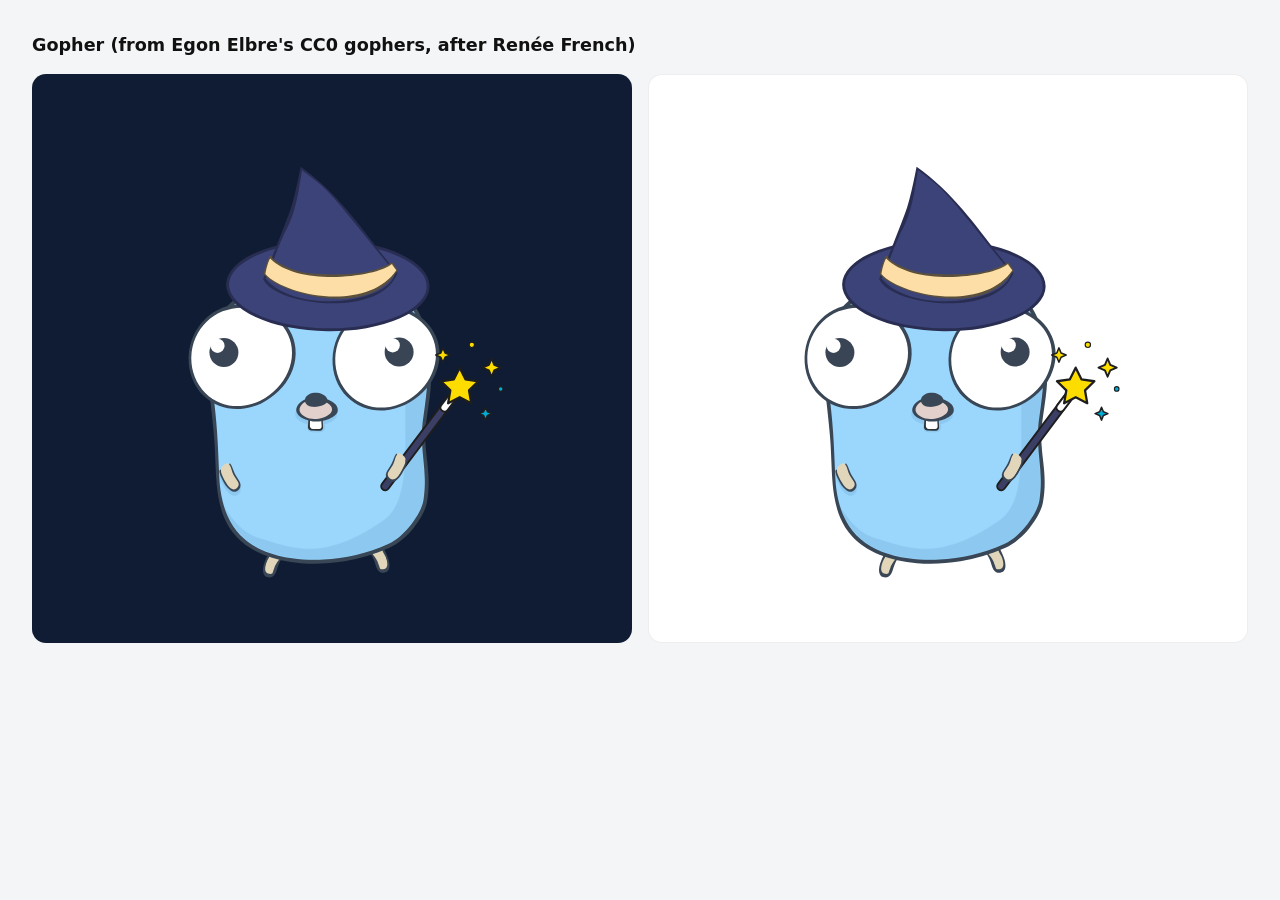
<file: site/static/brand/index.html>
<!doctype html>
<html lang="en"><head><meta charset="utf-8"><title>crux brand</title>
<style>
  body { margin: 0; font: 15px/1.5 ui-sans-serif, system-ui, -apple-system, sans-serif; background: #f4f5f7; color: #111; }
  h1 { font-size: 1.1rem; font-weight: 600; margin: 2rem 2rem 1rem; }
  .row { display: grid; grid-template-columns: 1fr 1fr; gap: 1rem; margin: 0 2rem 2rem; }
  .tile { border-radius: 14px; display: flex; align-items: center; justify-content: center; gap: 2.5rem; padding: 2.5rem; }
  .light { background: #fff; color: #111; border: 1px solid #0001; }
  .dark { background: #111318; color: #f5f5f5; }
  .mark svg { display: block; }
  .lockup { display: flex; align-items: center; gap: .5rem; font-weight: 700; font-size: 1.1rem; }
  .gopher img { width: 380px; }
</style></head>
<body>
<h1>Gopher (from Egon Elbre's CC0 gophers, after Renée French)</h1>
<div class="row gopher">
  <div class="tile dark" style="background:#0f1c33"><img src="gophers/crux-wizard.svg" alt="A gopher wizard with a magic wand"></div>
  <div class="tile light"><img src="gophers/crux-wizard.svg" alt="A gopher wizard with a magic wand"></div>
</div>
<script>
  for (const img of document.images) img.src = img.getAttribute("src") + "?v=" + Date.now();
</script>
</body></html>
</file>
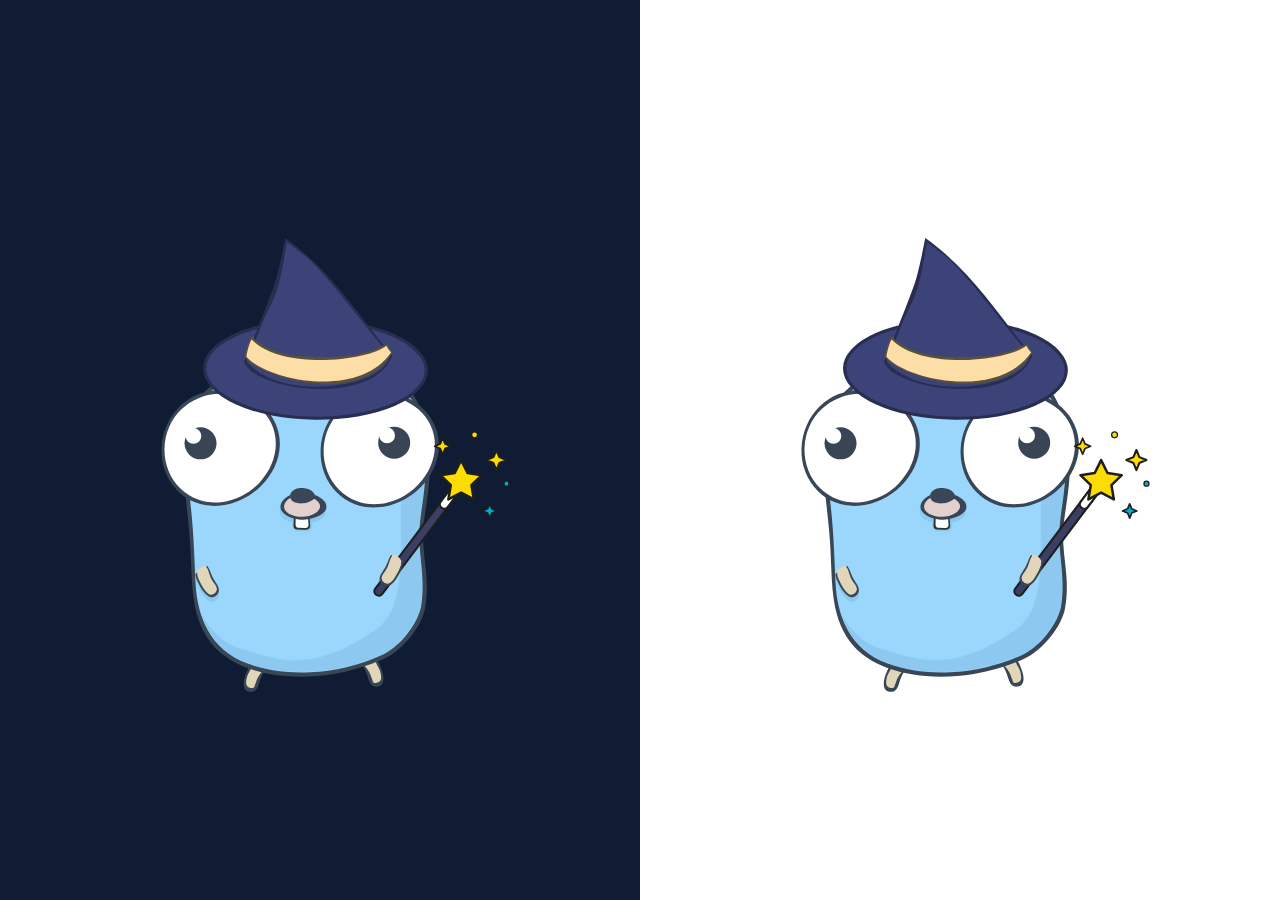
<file: site/static/brand/wizard.html>
<!doctype html><html lang="en"><head><meta charset="utf-8"><title>crux wizard</title>
<style>body{margin:0;display:grid;grid-template-columns:1fr 1fr;min-height:100vh;font:14px system-ui}
div{display:flex;align-items:center;justify-content:center}img{width:420px}</style></head>
<body><div style="background:#0f1c33"><img src="gophers/crux-wizard.svg" alt="A gopher wizard with a magic wand"></div><div style="background:#fff"><img src="gophers/crux-wizard.svg" alt="A gopher wizard with a magic wand"></div><script>for (const img of document.images) img.src = "gophers/crux-wizard.svg?v=" + Date.now();</script></body></html>
</file>
